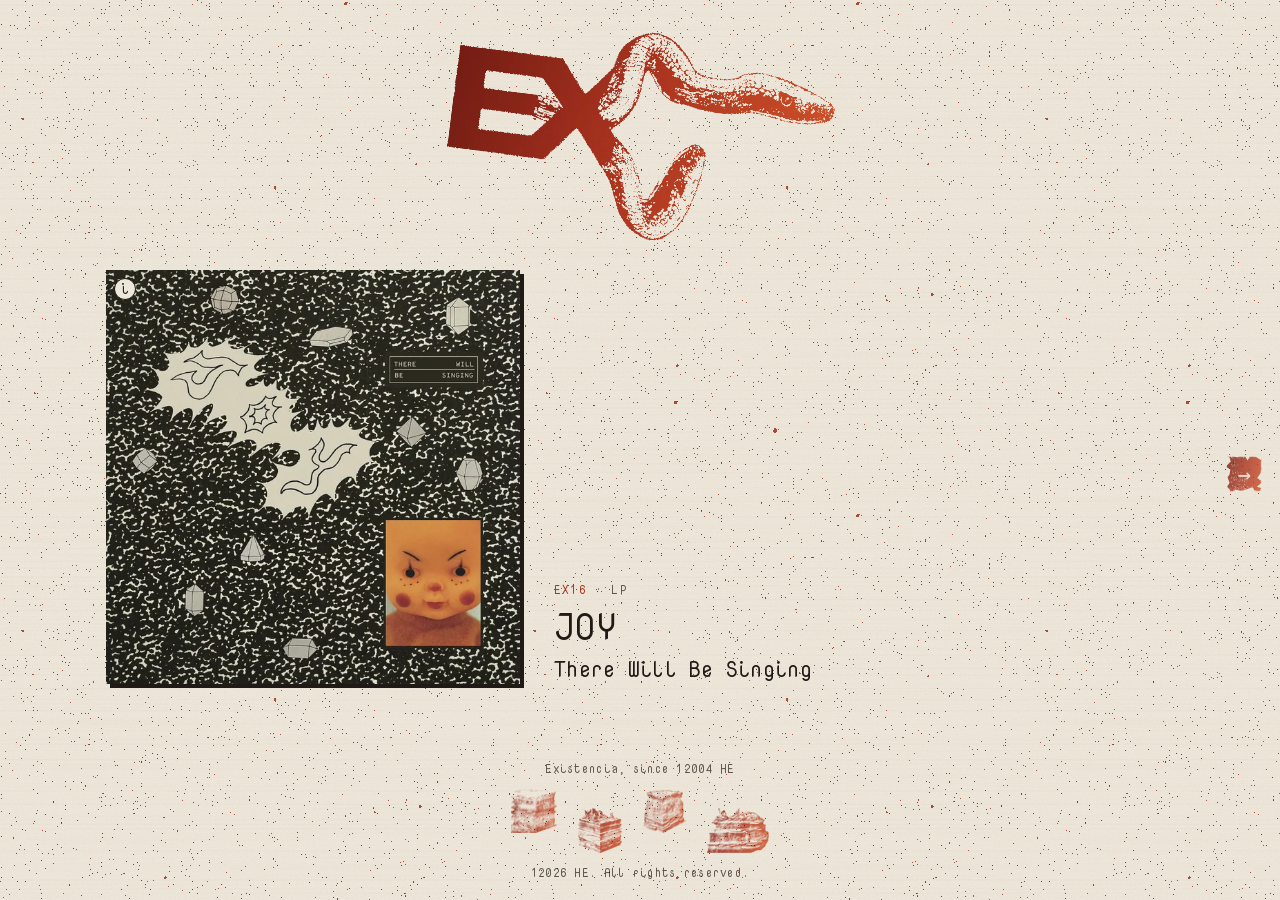
<file: index.html>
<!doctype html>
<html lang="en">
<head>
<meta charset="utf-8">
<meta name="viewport" content="width=device-width, initial-scale=1">
<title>Existencia · Independent record label since 2004</title>
<meta name="description" content="Existencia is an independent DIY record label from Santiago de Compostela, releasing hardcore, screamo and post-punk on vinyl since 2004: Joy, Enoch Ardon, Corea, Ulises Lima, Ciudad del Cabo, Loss Leader, Cuchillo de Fuego and more.">
<link rel="canonical" href="https://aexistencia.com/">
<meta name="robots" content="index, follow">
<meta name="theme-color" content="#ece7da">
<link rel="icon" href="favicon.ico" sizes="16x16 32x32 48x48">
<link rel="icon" type="image/png" sizes="32x32" href="media/favicon-32.png">
<link rel="icon" type="image/png" sizes="48x48" href="media/favicon-48.png">
<link rel="manifest" href="site.webmanifest">
<link rel="apple-touch-icon" href="media/apple-touch-icon.png">
<meta property="og:type" content="website">
<meta property="og:site_name" content="Existencia">
<meta property="og:title" content="Existencia · Independent record label since 2004">
<meta property="og:description" content="Existencia is an independent DIY record label from Santiago de Compostela, releasing hardcore, screamo and post-punk on vinyl since 2004: Joy, Enoch Ardon, Corea, Ulises Lima, Ciudad del Cabo, Loss Leader, Cuchillo de Fuego and more.">
<meta property="og:url" content="https://aexistencia.com/">
<meta property="og:image" content="https://aexistencia.com/media/og-image.jpg">
<meta property="og:image:width" content="1200">
<meta property="og:image:height" content="630">
<meta property="og:image:alt" content="Existencia logo: EX with a serpent">
<meta property="og:locale" content="en_GB">
<meta name="twitter:card" content="summary_large_image">
<meta name="twitter:title" content="Existencia · Independent record label since 2004">
<meta name="twitter:description" content="Existencia is an independent DIY record label from Santiago de Compostela, releasing hardcore, screamo and post-punk on vinyl since 2004: Joy, Enoch Ardon, Corea, Ulises Lima, Ciudad del Cabo, Loss Leader, Cuchillo de Fuego and more.">
<meta name="twitter:image" content="https://aexistencia.com/media/og-image.jpg">
<script type="application/ld+json">
{
 "@context": "https://schema.org",
 "@graph": [
  {
   "@type": "Organization",
   "@id": "https://aexistencia.com/#label",
   "name": "Existencia",
   "alternateName": "Existencia Records",
   "url": "https://aexistencia.com/",
   "logo": "https://aexistencia.com/media/apple-touch-icon.png",
   "image": "https://aexistencia.com/media/og-image.jpg",
   "foundingDate": "2004",
   "foundingLocation": {
    "@type": "Place",
    "name": "Santiago de Compostela, Galicia, Spain"
   },
   "description": "Existencia is an independent DIY record label from Santiago de Compostela, releasing hardcore, screamo and post-punk on vinyl since 2004: Joy, Enoch Ardon, Corea, Ulises Lima, Ciudad del Cabo, Loss Leader, Cuchillo de Fuego and more.",
   "sameAs": [
    "https://www.discogs.com/label/129948-Existencia",
    "https://existencia.bandcamp.com/"
   ]
  },
  {
   "@type": "WebSite",
   "@id": "https://aexistencia.com/#website",
   "url": "https://aexistencia.com/",
   "name": "Existencia",
   "publisher": {
    "@id": "https://aexistencia.com/#label"
   },
   "inLanguage": "en"
  },
  {
   "@type": "ItemList",
   "name": "Existencia catalogue",
   "numberOfItems": 16,
   "itemListElement": [
    {
     "@type": "ListItem",
     "position": 1,
     "item": {
      "@type": "MusicAlbum",
      "name": "There Will Be Singing",
      "byArtist": {
       "@type": "MusicGroup",
       "name": "Joy"
      },
      "catalogNumber": "EX16",
      "musicReleaseFormat": "https://schema.org/VinylFormat",
      "recordLabel": {
       "@id": "https://aexistencia.com/#label"
      }
     }
    },
    {
     "@type": "ListItem",
     "position": 2,
     "item": {
      "@type": "MusicAlbum",
      "name": "Loss Leader",
      "byArtist": {
       "@type": "MusicGroup",
       "name": "Loss Leader"
      },
      "catalogNumber": "EX15",
      "musicReleaseFormat": "https://schema.org/VinylFormat",
      "recordLabel": {
       "@id": "https://aexistencia.com/#label"
      }
     }
    },
    {
     "@type": "ListItem",
     "position": 3,
     "item": {
      "@type": "MusicAlbum",
      "name": "Triple España",
      "byArtist": {
       "@type": "MusicGroup",
       "name": "Cuchillo de Fuego"
      },
      "catalogNumber": "EX14",
      "musicReleaseFormat": "https://schema.org/VinylFormat",
      "recordLabel": {
       "@id": "https://aexistencia.com/#label"
      }
     }
    },
    {
     "@type": "ListItem",
     "position": 4,
     "item": {
      "@type": "MusicAlbum",
      "name": "Dedos Rotos",
      "byArtist": {
       "@type": "MusicGroup",
       "name": "Enoch Ardon"
      },
      "catalogNumber": "EX13",
      "musicReleaseFormat": "https://schema.org/VinylFormat",
      "recordLabel": {
       "@id": "https://aexistencia.com/#label"
      }
     }
    },
    {
     "@type": "ListItem",
     "position": 5,
     "item": {
      "@type": "MusicAlbum",
      "name": "Split",
      "byArtist": {
       "@type": "MusicGroup",
       "name": "Ulises Lima / Shonen Bat"
      },
      "catalogNumber": "EX12",
      "musicReleaseFormat": "https://schema.org/VinylFormat",
      "recordLabel": {
       "@id": "https://aexistencia.com/#label"
      }
     }
    },
    {
     "@type": "ListItem",
     "position": 6,
     "item": {
      "@type": "MusicAlbum",
      "name": "Ulises Lima",
      "byArtist": {
       "@type": "MusicGroup",
       "name": "Ulises Lima"
      },
      "catalogNumber": "EX11",
      "musicReleaseFormat": "https://schema.org/VinylFormat",
      "recordLabel": {
       "@id": "https://aexistencia.com/#label"
      }
     }
    },
    {
     "@type": "ListItem",
     "position": 7,
     "item": {
      "@type": "MusicAlbum",
      "name": "Split",
      "byArtist": {
       "@type": "MusicGroup",
       "name": "Ciudad del Cabo / Theraps"
      },
      "catalogNumber": "EX10",
      "musicReleaseFormat": "https://schema.org/VinylFormat",
      "recordLabel": {
       "@id": "https://aexistencia.com/#label"
      }
     }
    },
    {
     "@type": "ListItem",
     "position": 8,
     "item": {
      "@type": "MusicAlbum",
      "name": "Ciudad del Cabo",
      "byArtist": {
       "@type": "MusicGroup",
       "name": "Ciudad del Cabo"
      },
      "catalogNumber": "EX09",
      "musicReleaseFormat": "https://schema.org/VinylFormat",
      "recordLabel": {
       "@id": "https://aexistencia.com/#label"
      }
     }
    },
    {
     "@type": "ListItem",
     "position": 9,
     "item": {
      "@type": "MusicAlbum",
      "name": "Split",
      "byArtist": {
       "@type": "MusicGroup",
       "name": "Adorno / Syn*Error"
      },
      "catalogNumber": "EX08",
      "musicReleaseFormat": "https://schema.org/VinylFormat",
      "recordLabel": {
       "@id": "https://aexistencia.com/#label"
      }
     }
    },
    {
     "@type": "ListItem",
     "position": 10,
     "item": {
      "@type": "MusicAlbum",
      "name": "Split",
      "byArtist": {
       "@type": "MusicGroup",
       "name": "Adorno / End of a Year a.k.a. Comforter"
      },
      "catalogNumber": "EX07",
      "musicReleaseFormat": "https://schema.org/VinylFormat",
      "recordLabel": {
       "@id": "https://aexistencia.com/#label"
      }
     }
    },
    {
     "@type": "ListItem",
     "position": 11,
     "item": {
      "@type": "MusicAlbum",
      "name": "Enoch Ardon",
      "byArtist": {
       "@type": "MusicGroup",
       "name": "Enoch Ardon"
      },
      "catalogNumber": "EX06",
      "musicReleaseFormat": "https://schema.org/VinylFormat",
      "recordLabel": {
       "@id": "https://aexistencia.com/#label"
      }
     }
    },
    {
     "@type": "ListItem",
     "position": 12,
     "item": {
      "@type": "MusicAlbum",
      "name": "Quien encuentra a la madre conoce a los hijos",
      "byArtist": {
       "@type": "MusicGroup",
       "name": "Corea"
      },
      "catalogNumber": "EX05",
      "musicReleaseFormat": "https://schema.org/VinylFormat",
      "recordLabel": {
       "@id": "https://aexistencia.com/#label"
      }
     }
    },
    {
     "@type": "ListItem",
     "position": 13,
     "item": {
      "@type": "MusicAlbum",
      "name": "Enoch Ardon",
      "byArtist": {
       "@type": "MusicGroup",
       "name": "Enoch Ardon"
      },
      "catalogNumber": "EX04",
      "musicReleaseFormat": "https://schema.org/VinylFormat",
      "recordLabel": {
       "@id": "https://aexistencia.com/#label"
      }
     }
    },
    {
     "@type": "ListItem",
     "position": 14,
     "item": {
      "@type": "MusicAlbum",
      "name": "Formas de vida que se precipitan hacia su destrucción",
      "byArtist": {
       "@type": "MusicGroup",
       "name": "Hongo"
      },
      "catalogNumber": "EX03",
      "musicReleaseFormat": "https://schema.org/VinylFormat",
      "recordLabel": {
       "@id": "https://aexistencia.com/#label"
      }
     }
    },
    {
     "@type": "ListItem",
     "position": 15,
     "item": {
      "@type": "MusicAlbum",
      "name": "Metrakids",
      "byArtist": {
       "@type": "MusicGroup",
       "name": "Anevilforeachman"
      },
      "catalogNumber": "EX02",
      "musicReleaseFormat": "https://schema.org/VinylFormat",
      "recordLabel": {
       "@id": "https://aexistencia.com/#label"
      }
     }
    },
    {
     "@type": "ListItem",
     "position": 16,
     "item": {
      "@type": "MusicAlbum",
      "name": "Los peores 7 km de mi vida",
      "byArtist": {
       "@type": "MusicGroup",
       "name": "Corea"
      },
      "catalogNumber": "EX01",
      "musicReleaseFormat": "https://schema.org/CDFormat",
      "recordLabel": {
       "@id": "https://aexistencia.com/#label"
      }
     }
    }
   ]
  }
 ]
}
</script>
<link rel="preload" as="font" type="font/woff2" href="media/fonts/nova-mono-latin.woff2" crossorigin>
<style>
  @layer reset, base, components;
  @font-face {
    font-family: "Nova Mono";
    font-style: normal;
    font-weight: 400;
    font-display: swap;
    src: url(media/fonts/nova-mono-latin-ext.woff2) format("woff2");
    unicode-range: U+0100-02BA, U+02BD-02C5, U+02C7-02CC, U+02CE-02D7, U+02DD-02FF, U+0304, U+0308, U+0329, U+1D00-1DBF, U+1E00-1E9F, U+1EF2-1EFF, U+2020, U+20A0-20AB, U+20AD-20C4, U+2113, U+2C60-2C7F, U+A720-A7FF;
  }
  @font-face {
    font-family: "Nova Mono";
    font-style: normal;
    font-weight: 400;
    font-display: swap;
    src: url(media/fonts/nova-mono-latin.woff2) format("woff2");
    unicode-range: U+0000-00FF, U+0131, U+0152-0153, U+02BB-02BC, U+02C6, U+02DA, U+02DC, U+0304, U+0308, U+0329, U+2000-206F, U+20AC, U+2122, U+2191, U+2193, U+2212, U+2215, U+FEFF, U+FFFD;
  }
  :root {
    color-scheme: light;
    --paper: #ece7da;
    --ink: #1f1a16;
    --muted: #5a554c;
    --rust-dark: #6e1a12;
    --rust: #a8321f;
    --font: "Nova Mono", ui-monospace, "SF Mono", Menlo, Consolas, monospace;
    --fs-1: 12px;
    --fs-2: 14px;
    --fs-3: 22px;
    --fs-4: 36px;
    --lh: 1.618;
    --track-label: .1em;
    --s-1: 5px;
    --s-2: 8px;
    --s-3: 13px;
    --s-4: 21px;
    --s-5: 34px;
    --gutter: 16px;
    --rule: 2px solid var(--rust);
    --shadow-hard: 4px 4px 0 var(--ink);
    --ease-out: cubic-bezier(.2, .8, .2, 1);
    --t-fast: .2s;
    --t-slow: .45s;
    --z-grit: 1;
    --z-media: 2;
    --z-text: 3;
    --z-head: 4;
    --logo-ratio: calc(1800 / 996);
  }
  @layer reset {
    *, *::before, *::after { box-sizing: border-box; }
    body, h1, h2, h3, p, dl, dd { margin: 0; }
    [hidden] { display: none !important; }
    img, svg { display: block; }
    img { max-width: 100%; height: auto; }
    button { font: inherit; color: inherit; }
  }
  @layer base {
    html { overflow-x: clip; }
    body {
      position: relative;
      min-height: 100vh;
      background: var(--paper);
      color: var(--ink);
      font: var(--fs-2) / var(--lh) var(--font);
      letter-spacing: .02em;
    }
    body::before {
      content: "";
      position: absolute;
      inset: 0;
      z-index: var(--z-grit);
      background: url(media/paper-dirt.svg) 0 0 / 512px 512px;
      mix-blend-mode: multiply;
      pointer-events: none;
    }
    a {
      color: inherit;
      text-decoration: none;
      background: linear-gradient(var(--rust), var(--rust)) 0 100% / 0 2px no-repeat;
      padding-bottom: 1px;
      transition: background-size .25s, color var(--t-fast);
    }
    a:is(:hover, :focus-visible) { background-size: 100% 2px; }
    :focus-visible { outline: 2px solid var(--rust); outline-offset: 3px; }
    :focus:not(:focus-visible) { outline: none; }
    img { -webkit-user-drag: none; user-select: none; -webkit-touch-callout: none; }
    @media (max-width: 600px) {
      body::before { opacity: .7; }
    }
    @media (prefers-reduced-motion: reduce) {
      *, *::before, *::after { transition-duration: .01ms !important; }
    }
  }
  @layer components {
    main {
      max-width: 1100px;
      min-height: 100vh;
      min-height: 100svh;
      margin: 0 auto;
      padding: 3svh var(--gutter) 2svh;
      display: flex;
      flex-direction: column;
    }
    main:has(#bands:not([hidden])) { height: 100vh; height: 100svh; }
    .masthead {
      --logo-w: min(100vw - 2 * var(--gutter), 900px, 24svh * var(--logo-ratio));
      position: relative;
      z-index: var(--z-head);
      display: grid;
      place-items: center;
    }
    .logo {
      position: relative;
      z-index: 1;
      width: var(--logo-w);
      margin: 0 auto;
      cursor: pointer;
      rotate: 7deg;
      transition: rotate var(--t-slow) var(--ease-out), scale var(--t-slow) var(--ease-out);
    }
    .logo img { width: 100%; transition: scale var(--t-slow) var(--ease-out); }
    .menu-side {
      position: absolute;
      top: 50%;
      left: 50%;
      display: flex;
      gap: var(--s-5);
      opacity: 0;
      translate: -50% -50%;
      transition: translate var(--t-slow) var(--ease-out), opacity .3s;
      pointer-events: none;
    }
    .menu-link {
      font-size: var(--fs-3);
      line-height: 1.3;
      text-transform: uppercase;
      letter-spacing: .12em;
      white-space: nowrap;
      cursor: pointer;
    }
    .menu-link[aria-current="page"] { color: var(--rust); }
    .masthead:is(:hover, :focus-within, .open) .logo { rotate: 6deg; scale: .92; }
    .masthead:is(:hover, :focus-within, .open) .logo img { scale: var(--logo-s, 1); }
    .masthead:is(:hover, :focus-within, .open) .menu-side { opacity: 1; pointer-events: auto; }
    .masthead:is(:hover, :focus-within, .open) .menu-left {
      translate: calc(-100% - var(--logo-w) * var(--logo-s, 1) / 2 - var(--s-4)) -50%;
    }
    .masthead:is(:hover, :focus-within, .open) .menu-right {
      translate: calc(var(--logo-w) * var(--logo-s, 1) / 2 + var(--s-4)) -50%;
    }
    @media (max-width: 600px) {
      .masthead { --logo-w: min(100vw - 2 * var(--gutter), 17svh * var(--logo-ratio)); }
      .menu-right { flex-direction: column; gap: var(--s-1); }
      .menu-link { font-size: var(--fs-2); }
    }
    @media (max-width: 600px) and (max-height: 700px) {
      .masthead { --logo-w: min(100vw - 2 * var(--gutter), 13svh * var(--logo-ratio)); }
    }
    .records {
      position: relative;
      margin: 3svh calc(50% - 50vw) 0;
    }
    .records-track {
      display: flex;
      overflow-x: auto;
      overscroll-behavior-x: contain;
      scroll-snap-type: x mandatory;
      scrollbar-width: none;
      outline-offset: -4px;
    }
    .records-track::-webkit-scrollbar { display: none; }
    .record {
      flex: 0 0 100%;
      display: grid;
      grid-template-columns: minmax(0, 1fr);
      align-items: end;
      gap: var(--s-4);
      padding: 0 max(64px, calc((100% - 1100px) / 2 + var(--gutter))) var(--s-5);
      overflow: clip;
      scroll-snap-align: start;
      scroll-snap-stop: always;
    }
    .record-media {
      position: relative;
      z-index: var(--z-media);
      width: min(100%, 36svh);
      cursor: help;
      outline-offset: 4px;
      will-change: transform;
    }
    .record-text {
      position: relative;
      z-index: var(--z-text);
      will-change: transform, opacity;
    }
    .record-media img { width: 100%; box-shadow: var(--shadow-hard); }
    .record-media .back {
      position: absolute;
      inset: 0;
      opacity: 0;
      transition: opacity .35s;
    }
    .record-media .back img { box-shadow: none; }
    .record-media::after {
      content: "i";
      position: absolute;
      top: var(--s-2);
      left: var(--s-2);
      z-index: 1;
      width: 22px;
      height: 22px;
      display: grid;
      place-items: center;
      border: 1px solid var(--ink);
      border-radius: 50%;
      background: var(--paper);
      font-size: var(--fs-2);
      line-height: 1;
      transition: opacity var(--t-fast);
    }
    .record-info {
      position: absolute;
      top: 0;
      left: calc(100% + var(--s-4));
      width: min(470px, 42vw);
      display: grid;
      grid-template-columns: 9.5em minmax(0, 1fr);
      gap: var(--s-1) var(--s-3);
      padding: var(--s-3);
      border-left: var(--rule);
      font-size: var(--fs-1);
      line-height: var(--lh);
      opacity: 0;
      translate: -6px 0;
      transition: opacity var(--t-fast), translate var(--t-fast);
      pointer-events: none;
    }
    .record-info::before { content: ""; position: absolute; inset-block: 0; right: 100%; width: 23px; }
    .record-info dt,
    .record-info .sold-out { text-transform: uppercase; letter-spacing: var(--track-label); }
    .record-info dt { color: var(--muted); }
    .record-info .sold-out { color: var(--rust); }
    .record-media:is(:hover, :focus-within, .open) .back { opacity: 1; }
    .record-media:is(:hover, :focus-within, .open)::after { opacity: 0; }
    .record-media:is(:hover, :focus-within, .open) .record-info { opacity: 1; translate: none; pointer-events: auto; }
    .cat {
      margin-bottom: var(--s-2);
      color: var(--rust);
      font-size: var(--fs-1);
      letter-spacing: var(--track-label);
    }
    .cat .fmt { color: var(--muted); }
    .record h2 {
      margin-bottom: var(--s-2);
      font-size: clamp(var(--fs-3), 4vw, var(--fs-4));
      font-weight: 400;
      line-height: 1.1;
      text-transform: uppercase;
      letter-spacing: .04em;
    }
    .record .sub { font-size: var(--fs-3); line-height: 1.3; }
    .records-arrow {
      position: absolute;
      top: calc(50% - 20px);
      z-index: var(--z-text);
      isolation: isolate;
      width: 40px;
      height: 40px;
      border: 0;
      background: none;
      color: var(--paper);
      font-size: var(--fs-3);
      cursor: pointer;
      opacity: .8;
      translate: 0 -50%;
      transition: opacity var(--t-fast);
    }
    .records-arrow:disabled { visibility: hidden; }
    .records-prev { left: var(--gutter); }
    .records-next { right: var(--gutter); }
    .records-arrow::before {
      content: "";
      position: absolute;
      inset: 0;
      z-index: -1;
      background: url(media/arrow-bg-xerox.webp) center / 100% 100% no-repeat;
      clip-path: polygon(0 18%, 10% 8%, 19% 8%, 32% 7%, 40% 17%, 48% 7%, 57% 17%, 72% 2%, 81% 1%, 88% 10%, 85% 1%, 83% 12%, 84% 19%, 93% 29%, 85% 41%, 95% 50%, 90% 59%, 87% 72%, 90% 78%, 83% 91%, 100% 93%, 92% 89%, 80% 92%, 69% 95%, 59% 98%, 49% 90%, 43% 96%, 32% 86%, 17% 98%, 7% 97%, 2% 98%, 18% 91%, 8% 80%, 11% 72%, 0 63%, 7% 51%, 2% 42%, 1% 31%, 4% 23%, 10% 8%);
    }
    .records-next::before {
      clip-path: polygon(0 2%, 13% 0, 19% 3%, 33% 9%, 42% 1%, 50% 1%, 59% 16%, 68% 0, 79% 7%, 92% 15%, 99% 0, 97% 11%, 95% 21%, 94% 29%, 96% 38%, 90% 50%, 83% 60%, 97% 70%, 82% 82%, 99% 87%, 97% 82%, 90% 94%, 79% 95%, 71% 83%, 63% 86%, 48% 91%, 41% 92%, 28% 89%, 22% 100%, 12% 96%, 9% 100%, 16% 91%, 8% 82%, 14% 72%, 9% 58%, 14% 51%, 16% 38%, 4% 32%, 17% 19%, 14% 9%);
    }
    .records-arrow span { display: inline-block; transition: scale var(--t-fast) var(--ease-out); }
    .records-arrow:is(:hover, :focus-visible, .pressed) { opacity: 1; }
    .records-arrow:is(:hover, :focus-visible, .pressed) span { scale: 1.35; }
    @media (min-width: 720px) {
      .record { grid-template-columns: auto minmax(0, 1fr); gap: var(--s-5); }
      .record-media { width: min(560px, 46svh, 50vw); }
    }
    @media (min-width: 720px) and (max-width: 1100px) {
      .record-text { transition: opacity var(--t-fast); }
      .record:has(.record-media:is(:hover, :focus-within, .open)) .record-text { opacity: 0 !important; }
    }
    @media (max-width: 719px) {
      .record-info {
        inset: auto var(--s-2) var(--s-2);
        width: auto;
        max-height: calc(100% - 2 * var(--s-2));
        grid-template-columns: minmax(0, 1fr);
        gap: 0;
        overflow-y: auto;
        overscroll-behavior: contain;
        background: var(--paper);
        translate: 0 6px;
      }
      .record-info dd { margin-bottom: var(--s-1); }
    }
    @media (max-width: 600px) {
      .record { padding-inline: var(--gutter); padding-bottom: 52px; }
      .records-arrow { top: auto; bottom: 0; translate: none; }
    }
    @media (max-width: 600px) and (max-height: 700px) {
      .record-media { width: min(100%, 24svh); }
    }
    .bands {
      position: relative;
      z-index: var(--z-media);
      flex: 1;
      min-height: 0;
      margin: 2svh calc(50% - 50vw) 0;
    }
    .graph { position: absolute; inset: 0; width: 100%; height: 100%; touch-action: none; }
    .graph .link { stroke: var(--ink); stroke-opacity: .28; }
    .graph .link.related { stroke-dasharray: 4 4; }
    .graph .node { cursor: pointer; outline: none; }
    .graph .node circle { fill: var(--muted); stroke: var(--paper); stroke-width: 2; }
    .graph .label-band circle { fill: var(--rust); }
    .graph .node:focus-visible circle { stroke: var(--rust); stroke-width: 3; }
    .graph text {
      font: var(--fs-1) var(--font);
      fill: var(--ink);
      stroke: var(--paper);
      stroke-width: 5px;
      stroke-linejoin: round;
      paint-order: stroke;
      pointer-events: none;
    }
    .graph .label-band text { font-size: var(--fs-2); text-transform: uppercase; letter-spacing: .06em; }
    .graph .band text { opacity: 0; transition: opacity var(--t-fast); }
    .graph.focus :is(.node, .link) { opacity: .15; transition: opacity var(--t-fast); }
    .graph.focus :is(.node, .link).on { opacity: 1; }
    .graph.focus .link.on { stroke: var(--rust); stroke-opacity: .8; }
    .graph.focus .band.on text { opacity: 1; }
    .graph-legend {
      position: absolute;
      top: 48px;
      right: var(--gutter);
      display: flex;
      gap: var(--s-4);
      color: var(--muted);
      font-size: var(--fs-1);
      writing-mode: vertical-rl;
      pointer-events: none;
    }
    .graph-legend span::before {
      content: "";
      display: inline-block;
      inline-size: 10px;
      block-size: 10px;
      margin-inline-end: var(--s-1);
      border-radius: 50%;
      vertical-align: middle;
    }
    .graph-legend .lg-label::before { background: var(--rust); }
    .graph-legend .lg-band::before { background: var(--muted); }
    .graph-legend .lg-person::before { inline-size: 18px; block-size: 2px; border-radius: 0; background: var(--ink); opacity: .5; }
    .graph-tip {
      position: absolute;
      top: 0;
      left: var(--gutter);
      width: min(420px, 60vw);
      max-height: calc(100% - var(--s-2));
      overflow: hidden;
      padding: var(--s-3);
      border-left: var(--rule);
      font-size: var(--fs-1);
      line-height: var(--lh);
      pointer-events: none;
    }
    .graph-tip:empty { display: none; }
    .graph-tip h3 {
      margin-bottom: 2px;
      font-size: var(--fs-3);
      font-weight: 400;
      line-height: 1.2;
      text-transform: uppercase;
      letter-spacing: .04em;
    }
    .graph-tip .tip-cat { margin-bottom: var(--s-2); color: var(--rust); letter-spacing: var(--track-label); }
    .graph-tip :is(dl, .tip-head) {
      display: grid;
      grid-template-columns: minmax(9em, 13em) minmax(0, 1fr);
      gap: var(--s-1) var(--s-3);
    }
    .graph-tip .tip-head { margin-bottom: var(--s-1); color: var(--muted); text-transform: uppercase; letter-spacing: var(--track-label); }
    .graph-tip :is(dd, .via) { color: var(--muted); }
    @media (max-width: 600px) {
      .graph { height: calc(100% - 28px); }
      .graph-legend { inset: auto auto 4px var(--gutter); gap: var(--s-2); writing-mode: horizontal-tb; }
    }
    .contact {
      position: relative;
      z-index: var(--z-media);
      flex: 1;
      display: grid;
      place-content: center;
      padding: var(--s-5) 0;
    }
    .contact dl {
      display: grid;
      grid-template-columns: minmax(0, 13em) auto;
      align-items: center;
      gap: var(--s-4) var(--s-5);
      padding-left: var(--s-4);
      border-left: var(--rule);
    }
    .contact dt { color: var(--muted); line-height: 1.4; text-transform: uppercase; letter-spacing: var(--track-label); }
    .contact dd { font-size: var(--fs-3); line-height: 1.3; }
    .contact dd a { display: inline-flex; align-items: center; gap: .5em; }
    .mark {
      flex: none;
      width: 2.4em;
      height: 2em;
      background: url(media/arrow-bg-xerox.webp) center / cover no-repeat;
    }
    .mark-ex { background: url(media/2026-ex-logo-xerox-600.webp) center / 2.4em auto no-repeat; }
    .mark-bandcamp { clip-path: polygon(0 76%, 30% 24%, 100% 24%, 70% 76%); }
    .mark-discogs { -webkit-mask: url(media/discogs-mark.svg) center / 1.5em no-repeat; mask: url(media/discogs-mark.svg) center / 1.5em no-repeat; }
    .mark-ladv { -webkit-mask: url(media/ladv-logo.svg) center / 1.75em no-repeat; mask: url(media/ladv-logo.svg) center / 1.75em no-repeat; }
    @media (min-width: 601px) and (max-height: 800px) {
      .contact { padding-block: var(--s-3); }
      .contact dl { row-gap: var(--s-3); }
    }
    @media (max-width: 600px) {
      .contact dl { grid-template-columns: auto; gap: var(--s-1); padding-left: var(--s-3); }
      .contact dt { font-size: var(--fs-1); }
      .contact dd { margin-bottom: var(--s-3); font-size: var(--fs-2); }
    }
    footer {
      position: relative;
      margin-top: auto;
      padding: 1.5svh var(--gutter) 0;
      display: flex;
      flex-direction: column;
      align-items: center;
      gap: 2px;
      color: var(--muted);
      font-size: var(--fs-1);
      text-align: center;
    }
    footer > * { position: relative; }
    footer > :first-child { z-index: var(--z-text); }
    .footer-strata {
      height: 64px;
      margin-block: var(--s-2);
      display: flex;
      gap: var(--s-4);
      opacity: .85;
      pointer-events: none;
    }
    .footer-strata img { width: auto; height: 70%; }
    .footer-strata img:nth-child(odd) { align-self: flex-start; }
    .footer-strata img:nth-child(even) { align-self: flex-end; }
    @media (min-width: 601px) and (max-height: 760px) {
      footer { padding-top: 1svh; }
      .footer-strata { height: 54px; }
    }
    @media (max-width: 600px) {
      .footer-strata { height: 36px; margin-block: var(--s-1); gap: var(--s-3); }
    }
    .he { white-space: nowrap; cursor: help; }
    .he time {
      background: linear-gradient(var(--rust), var(--rust)) 0 100% / 0 2px no-repeat;
      padding-bottom: 1px;
      transition: background-size .25s;
    }
    .he:is(:hover, :focus-visible) time { background-size: 100% 2px; }
    .he-tip {
      position: absolute;
      bottom: calc(100% + var(--s-2));
      left: 50%;
      width: max-content;
      max-width: min(300px, 100vw - 2 * var(--gutter));
      padding: var(--s-2) var(--s-3);
      background: linear-gradient(105deg, var(--rust-dark), var(--rust));
      box-shadow: var(--shadow-hard);
      color: var(--paper);
      font-size: var(--fs-1);
      line-height: var(--lh);
      text-align: left;
      white-space: normal;
      opacity: 0;
      translate: -50% 4px;
      transition: opacity .15s, translate .15s;
      pointer-events: none;
    }
    .he-tip strong { display: block; margin-bottom: var(--s-1); font-size: var(--fs-2); font-weight: 400; }
    .he:is(:hover, :focus-visible, .open) .he-tip { opacity: 1; translate: -50% 0; }
  }
</style>
</head>
<body>
<main>
  <header class="masthead">
    <nav aria-label="Sections">
      <span class="menu-side menu-left">
        <a href="#releases" class="menu-link" data-view="releases">Releases</a>
      </span>
      <span class="menu-side menu-right">
        <a href="#bands" class="menu-link" data-view="bands">Bands</a>
        <a href="#contact" class="menu-link" data-view="contact">Contact</a>
      </span>
    </nav>
    <h1 class="logo">
      <img src="media/2026-ex-logo-xerox.webp" srcset="media/2026-ex-logo-xerox-600.webp 600w, media/2026-ex-logo-xerox-1200.webp 1200w, media/2026-ex-logo-xerox.webp 1800w" sizes="(max-width: 600px) min(100vw - 32px, 31vh), min(900px, 44vh)" width="1800" height="996" alt="Existencia, independent record label">
    </h1>
  </header>

  <section class="records view" id="releases" aria-roledescription="carousel" aria-label="Releases">
    <div class="records-track" id="records-track" tabindex="0">
      <article class="record" aria-roledescription="slide" aria-label="1 of 16">
        <div class="record-media" tabindex="0" aria-describedby="info-ex16">
          <picture>
            <source type="image/webp"
                    srcset="media/covers/ex16-600.webp 600w, media/covers/ex16.webp 1200w"
                    sizes="(min-width: 720px) 46vh, 36vh">
            <img src="media/covers/ex16.jpg" width="1200" height="1200"
                 fetchpriority="high" alt="EX16 cover: Joy — There Will Be Singing">
          </picture>
          <picture class="back">
            <source type="image/webp" data-srcset="media/covers/ex16-back-600.webp 600w, media/covers/ex16-back.webp 1200w"
                    sizes="(min-width: 720px) 46vh, 36vh">
            <img data-src="media/covers/ex16-back.jpg" width="1200" height="1200" alt="">
          </picture>
          <dl class="record-info" id="info-ex16">
              <dt>Released</dt><dd>Forthcoming · 2026</dd>
              <dt>Pressing</dt><dd>300 copies: 150 black, 150 coloured vinyl. One-sided 12" with a screen-printed B-side.</dd>
              <dt>Co-released with</dt><dd><a href="https://discosfinu.bandcamp.com/" target="_blank" rel="noopener">Discos Finu</a><br>Inhumano Records<br><a href="https://pifiarecords.bandcamp.com/" target="_blank" rel="noopener">Pifia Records</a><br><a href="https://radixrecords.com/" target="_blank" rel="noopener">Radix Records</a><br><a href="https://www.saltamarges.cat/" target="_blank" rel="noopener">Saltamarges</a></dd>
          </dl>
        </div>
        <div class="record-text">
          <p class="cat">EX16 <span class="fmt">· LP</span></p>
          <h2><a href="https://joypunx.bandcamp.com/" target="_blank" rel="noopener">Joy</a></h2>
          <p class="sub">There Will Be Singing</p>
        </div>
      </article>
      <article class="record" aria-roledescription="slide" aria-label="2 of 16">
        <div class="record-media" tabindex="0" aria-describedby="info-ex15">
          <picture>
            <source type="image/webp" srcset="media/covers/ex15-600.webp 588w"
                    sizes="(min-width: 720px) 46vh, 36vh">
            <img src="media/covers/ex15.jpg" width="588" height="588"
                 loading="lazy" alt="EX15 cover: Loss Leader — Loss Leader">
          </picture>
          <picture class="back">
            <source type="image/webp" data-srcset="media/covers/ex15-back-600.webp 600w"
                    sizes="(min-width: 720px) 46vh, 36vh">
            <img data-src="media/covers/ex15-back.jpg" width="600" height="600" alt="">
          </picture>
          <dl class="record-info" id="info-ex15">
              <dt>Released</dt><dd>12 December 2018</dd>
              <dt>Pressing</dt><dd>330 copies, 12", 45 RPM.</dd>
              <dt>Co-released with</dt><dd><a href="https://discosfinu.bandcamp.com/" target="_blank" rel="noopener">Discos Finu</a><br>Discos Flora<br><a href="https://www.laagoniadevivir.com/" target="_blank" rel="noopener">La Agonía De Vivir</a><br><a href="https://pifiarecords.bandcamp.com/" target="_blank" rel="noopener">Pifia Records</a><br><a href="https://watersliderecords.com/" target="_blank" rel="noopener">Waterslide Records</a></dd>
          </dl>
        </div>
        <div class="record-text">
          <p class="cat">EX15 <span class="fmt">· 12&quot;</span></p>
          <h2><a href="https://lossleaderband.bandcamp.com/album/st" target="_blank" rel="noopener">Loss Leader</a></h2>
          <p class="sub">Loss Leader</p>
        </div>
      </article>
      <article class="record" aria-roledescription="slide" aria-label="3 of 16">
        <div class="record-media" tabindex="0" aria-describedby="info-ex14">
          <picture>
            <source type="image/webp" srcset="media/covers/ex14-600.webp 600w, media/covers/ex14.webp 1200w"
                    sizes="(min-width: 720px) 46vh, 36vh">
            <img src="media/covers/ex14.jpg" width="1200" height="1200"
                 loading="lazy" alt="EX14 cover: Cuchillo de Fuego — Triple España">
          </picture>
          <dl class="record-info" id="info-ex14">
              <dt>Released</dt><dd>2 October 2014</dd>
              <dt>Status</dt><dd class="sold-out">Sold out</dd>
              <dt>Pressing</dt><dd>320 copies, black vinyl. Recorded at Estudios Montealto, A Coruña; mastered by James Plotkin.</dd>
              <dt>Co-released with</dt><dd>Amawisca<br><a href="https://chingastelaconfianza.bandcamp.com/" target="_blank" rel="noopener">Chingaste La Confianza</a><br><a href="https://elmorrodealf.bandcamp.com/" target="_blank" rel="noopener">El Morro De Alf</a></dd>
          </dl>
        </div>
        <div class="record-text">
          <p class="cat">EX14 <span class="fmt">· LP</span></p>
          <h2><a href="https://cuchillodefuego.bandcamp.com/album/triple-espa-a" target="_blank" rel="noopener">Cuchillo de Fuego</a></h2>
          <p class="sub">Triple España</p>
        </div>
      </article>
      <article class="record" aria-roledescription="slide" aria-label="4 of 16">
        <div class="record-media" tabindex="0" aria-describedby="info-ex13">
          <picture>
            <source type="image/webp" srcset="media/covers/ex13-600.webp 600w, media/covers/ex13.webp 1200w"
                    sizes="(min-width: 720px) 46vh, 36vh">
            <img src="media/covers/ex13.jpg" width="1200" height="1200"
                 loading="lazy" alt="EX13 covers: Enoch Ardon — Dedos Rotos in its four sleeve colours (blue, pink, red, black)">
          </picture>
          <picture class="back">
            <source type="image/webp" data-srcset="media/covers/ex13-back-600.webp 600w, media/covers/ex13-back.webp 1200w"
                    sizes="(min-width: 720px) 46vh, 36vh">
            <img data-src="media/covers/ex13-back.jpg" width="1200" height="1200" alt="">
          </picture>
          <dl class="record-info" id="info-ex13">
              <dt>Released</dt><dd>15 March 2014</dd>
              <dt>Pressing</dt><dd>515 copies, 45 RPM, four sleeve colours: 206 pink, 105 red, 100 blue, 104 clear vinyl with black sleeve.</dd>
              <dt>Pressed by</dt><dd><a href="https://www.amei.se/" target="_blank" rel="noopener">Ameise</a>, Hamburg, Germany</dd>
              <dt>Matrix / runout</dt><dd>A: EX13A NUESTRO SINGLE ERA VUESTRO SPLIT<br>B: EX13B OUR SINGLE WAS YOUR SPLIT</dd>
              <dt>Co-released with</dt><dd>Discos Huelga<br><a href="https://www.laagoniadevivir.com/" target="_blank" rel="noopener">La Agonía De Vivir</a><br><a href="https://wearethedaughters.bandcamp.com/" target="_blank" rel="noopener">We Are The Daughters</a></dd>
          </dl>
        </div>
        <div class="record-text">
          <p class="cat">EX13 <span class="fmt">· 7&quot;</span></p>
          <h2><a href="https://enochardon.bandcamp.com/album/dedos-rotos-7-2" target="_blank" rel="noopener">Enoch Ardon</a></h2>
          <p class="sub">Dedos Rotos</p>
        </div>
      </article>
      <article class="record" aria-roledescription="slide" aria-label="5 of 16">
        <div class="record-media" tabindex="0" aria-describedby="info-ex12">
          <picture>
            <source type="image/webp" srcset="media/covers/ex12-600.webp 400w"
                    sizes="(min-width: 720px) 46vh, 36vh">
            <img src="media/covers/ex12.jpg" width="400" height="400"
                 loading="lazy" alt="EX12 cover: Ulises Lima / Shonen Bat — Split">
          </picture>
          <dl class="record-info" id="info-ex12">
              <dt>Released</dt><dd>2013</dd>
              <dt>Pressing</dt><dd>500 copies.</dd>
              <dt>Co-released with</dt><dd><a href="https://caleiah.bandcamp.com/" target="_blank" rel="noopener">Caleiah</a><br><a href="https://www.laagoniadevivir.com/" target="_blank" rel="noopener">La Agonía De Vivir</a><br><a href="https://otomorecs.blogspot.com/" target="_blank" rel="noopener">Otomo Recs</a><br><a href="https://wearethedaughters.bandcamp.com/" target="_blank" rel="noopener">We Are The Daughters</a><br>Zine And Not Heard</dd>
          </dl>
        </div>
        <div class="record-text">
          <p class="cat">EX12 <span class="fmt">· LP</span></p>
          <h2><a href="https://uliseslima.bandcamp.com/album/shonen-bat-split-2" target="_blank" rel="noopener">Ulises Lima</a> / <a href="https://shonenbat.bandcamp.com/album/ulises-lima-split" target="_blank" rel="noopener">Shonen Bat</a></h2>
          <p class="sub">Split</p>
        </div>
      </article>
      <article class="record" aria-roledescription="slide" aria-label="6 of 16">
        <div class="record-media" tabindex="0" aria-describedby="info-ex11">
          <picture>
            <source type="image/webp" srcset="media/covers/ex11-600.webp 600w, media/covers/ex11.webp 1107w"
                    sizes="(min-width: 720px) 46vh, 36vh">
            <img src="media/covers/ex11.jpg" width="1107" height="1107"
                 loading="lazy" alt="EX11 cover: Ulises Lima — Ulises Lima">
          </picture>
          <picture class="back">
            <source type="image/webp" data-srcset="media/covers/ex11-back-600.webp 600w, media/covers/ex11-back.webp 1101w"
                    sizes="(min-width: 720px) 46vh, 36vh">
            <img data-src="media/covers/ex11-back.jpg" width="1101" height="1101" alt="">
          </picture>
          <dl class="record-info" id="info-ex11">
              <dt>Released</dt><dd>2010</dd>
              <dt>Pressing</dt><dd>250 copies, 7", 33⅓ RPM.</dd>
              <dt>Pressed by</dt><dd><a href="https://www.amei.se/" target="_blank" rel="noopener">Ameise</a>, Hamburg, Germany</dd>
              <dt>Matrix / runout</dt><dd>A: EX 11 A Ulises Lima<br>B: EX 11 B A Thousand Words</dd>
          </dl>
        </div>
        <div class="record-text">
          <p class="cat">EX11 <span class="fmt">· 7&quot;</span></p>
          <h2><a href="https://uliseslima.bandcamp.com/album/7" target="_blank" rel="noopener">Ulises Lima</a></h2>
          <p class="sub">Ulises Lima</p>
        </div>
      </article>
      <article class="record" aria-roledescription="slide" aria-label="7 of 16">
        <div class="record-media" tabindex="0" aria-describedby="info-ex10">
          <picture>
            <source type="image/webp" srcset="media/covers/ex10-600.webp 600w, media/covers/ex10.webp 1200w"
                    sizes="(min-width: 720px) 46vh, 36vh">
            <img src="media/covers/ex10.jpg" width="1200" height="1200"
                 loading="lazy" alt="EX10 cover: Ciudad del Cabo / Theraps — Split">
          </picture>
          <picture class="back">
            <source type="image/webp" data-srcset="media/covers/ex10-back-600.webp 599w"
                    sizes="(min-width: 720px) 46vh, 36vh">
            <img data-src="media/covers/ex10-back.jpg" width="599" height="599" alt="">
          </picture>
          <dl class="record-info" id="info-ex10">
              <dt>Released</dt><dd>1 July 2009</dd>
              <dt>Pressing</dt><dd>500 copies, black vinyl, 33⅓ RPM.</dd>
              <dt>Pressed by</dt><dd><a href="https://www.amei.se/" target="_blank" rel="noopener">Ameise</a>, Hamburg, Germany</dd>
              <dt>Co-released with</dt><dd><a href="https://momentofcollapse.com/" target="_blank" rel="noopener">Moment Of Collapse Records</a></dd>
          </dl>
        </div>
        <div class="record-text">
          <p class="cat">EX10 <span class="fmt">· 7&quot;</span></p>
          <h2><a href="https://existencia.bandcamp.com/album/ciudad-del-cabo-s-t-7" target="_blank" rel="noopener">Ciudad del Cabo</a> / Theraps</h2>
          <p class="sub">Split</p>
        </div>
      </article>
      <article class="record" aria-roledescription="slide" aria-label="8 of 16">
        <div class="record-media" tabindex="0" aria-describedby="info-ex09">
          <picture>
            <source type="image/webp" srcset="media/covers/ex09-600.webp 598w"
                    sizes="(min-width: 720px) 46vh, 36vh">
            <img src="media/covers/ex09.jpg" width="598" height="598"
                 loading="lazy" alt="EX09 cover: Ciudad del Cabo — Ciudad del Cabo">
          </picture>
          <picture class="back">
            <source type="image/webp" data-srcset="media/covers/ex09-back-600.webp 596w"
                    sizes="(min-width: 720px) 46vh, 36vh">
            <img data-src="media/covers/ex09-back.jpg" width="596" height="596" alt="">
          </picture>
          <dl class="record-info" id="info-ex09">
              <dt>Released</dt><dd>23 February 2009</dd>
              <dt>Pressing</dt><dd>504 copies: 404 black, 88 clear and 11 smoke (clear and black mixed) vinyl, in a one-colour screen-printed cardboard sleeve. The colour versions were sold only through mail order.</dd>
              <dt>Pressed by</dt><dd><a href="https://www.amei.se/" target="_blank" rel="noopener">Ameise</a>, Hamburg, Germany</dd>
          </dl>
        </div>
        <div class="record-text">
          <p class="cat">EX09 <span class="fmt">· 7&quot;</span></p>
          <h2><a href="https://existencia.bandcamp.com/album/ciudad-del-cabo-s-t-7" target="_blank" rel="noopener">Ciudad del Cabo</a></h2>
          <p class="sub">Ciudad del Cabo</p>
        </div>
      </article>
      <article class="record" aria-roledescription="slide" aria-label="9 of 16">
        <div class="record-media" tabindex="0" aria-describedby="info-ex08">
          <picture>
            <source type="image/webp" srcset="media/covers/ex08-600.webp 596w"
                    sizes="(min-width: 720px) 46vh, 36vh">
            <img src="media/covers/ex08.jpg" width="596" height="596"
                 loading="lazy" alt="EX08 cover: Adorno / Syn*Error — Split">
          </picture>
          <picture class="back">
            <source type="image/webp" data-srcset="media/covers/ex08-back-600.webp 590w"
                    sizes="(min-width: 720px) 46vh, 36vh">
            <img data-src="media/covers/ex08-back.jpg" width="590" height="590" alt="">
          </picture>
          <dl class="record-info" id="info-ex08">
              <dt>Released</dt><dd>18 July 2008</dd>
              <dt>Status</dt><dd class="sold-out">Sold out</dd>
              <dt>Pressing</dt><dd>Limited to 750 copies, 33⅓ RPM.</dd>
              <dt>Pressed by</dt><dd>Pallas, Germany</dd>
              <dt>Matrix / runout</dt><dd>A: ud 024-A1 UNTERM DURCHSCHNITT 2008<br>B: ud 024-B1<br>Both: -17369-</dd>
              <dt>Co-released with</dt><dd><a href="https://brokensilence.de/" target="_blank" rel="noopener">Broken Silence</a><br><a href="https://www.facebook.com/kidsinmisery/" target="_blank" rel="noopener">Kids In Misery</a><br>Old Skool Kids<br>Unterm Durchschnitt</dd>
          </dl>
        </div>
        <div class="record-text">
          <p class="cat">EX08 <span class="fmt">· 7&quot;</span></p>
          <h2><a href="https://adornno.bandcamp.com/album/split-w-syn-error" target="_blank" rel="noopener">Adorno</a> / <a href="https://synerror.bandcamp.com/" target="_blank" rel="noopener">Syn*Error</a></h2>
          <p class="sub">Split</p>
        </div>
      </article>
      <article class="record" aria-roledescription="slide" aria-label="10 of 16">
        <div class="record-media" tabindex="0" aria-describedby="info-ex07">
          <picture>
            <source type="image/webp" srcset="media/covers/ex07-600.webp 600w"
                    sizes="(min-width: 720px) 46vh, 36vh">
            <img src="media/covers/ex07.jpg" width="600" height="600"
                 loading="lazy" alt="EX07 cover: Adorno / End of a Year a.k.a. Comforter — Split">
          </picture>
          <picture class="back">
            <source type="image/webp" data-srcset="media/covers/ex07-back-600.webp 600w"
                    sizes="(min-width: 720px) 46vh, 36vh">
            <img data-src="media/covers/ex07-back.jpg" width="600" height="600" alt="">
          </picture>
          <dl class="record-info" id="info-ex07">
              <dt>Released</dt><dd>31 May 2008</dd>
              <dt>Status</dt><dd class="sold-out">Sold out · 7 July 2011</dd>
              <dt>Pressing</dt><dd>Limited to 520 copies, 33⅓ RPM.</dd>
              <dt>Matrix / runout</dt><dd>A: EX-07 A<br>B: EX-07 B</dd>
              <dt>Co-released with</dt><dd>Pine Records</dd>
          </dl>
        </div>
        <div class="record-text">
          <p class="cat">EX07 <span class="fmt">· 7&quot;</span></p>
          <h2><a href="https://adornno.bandcamp.com/album/split-w-end-of-a-year" target="_blank" rel="noopener">Adorno</a> / <a href="https://selfdefensefamily.bandcamp.com/" target="_blank" rel="noopener">End of a Year a.k.a. Comforter</a></h2>
          <p class="sub">Split</p>
        </div>
      </article>
      <article class="record" aria-roledescription="slide" aria-label="11 of 16">
        <div class="record-media" tabindex="0" aria-describedby="info-ex06">
          <picture>
            <source type="image/webp" srcset="media/covers/ex06-600.webp 600w, media/covers/ex06.webp 1200w"
                    sizes="(min-width: 720px) 46vh, 36vh">
            <img src="media/covers/ex06.jpg" width="1200" height="1200"
                 loading="lazy" alt="EX06 cover: Enoch Ardon — Enoch Ardon">
          </picture>
          <picture class="back">
            <source type="image/webp" data-srcset="media/covers/ex06-back-600.webp 600w, media/covers/ex06-back.webp 1200w"
                    sizes="(min-width: 720px) 46vh, 36vh">
            <img data-src="media/covers/ex06-back.jpg" width="1200" height="1200" alt="">
          </picture>
          <dl class="record-info" id="info-ex06">
              <dt>Released</dt><dd>23 February 2007</dd>
              <dt>Pressing</dt><dd>525 copies on 140 g black vinyl, 45 RPM, with a full-colour 12"×12" insert.</dd>
              <dt>Pressed by</dt><dd><a href="https://www.gzmedia.com/" target="_blank" rel="noopener">GZ Media</a>, Czech Republic</dd>
              <dt>Matrix / runout</dt><dd>A: 69698M1/A P. A. E. S. POR AQUI<br>B: 69698M2/A P. A. E. S. POR ACA...</dd>
          </dl>
        </div>
        <div class="record-text">
          <p class="cat">EX06 <span class="fmt">· 12&quot;</span></p>
          <h2><a href="https://enochardon.bandcamp.com/album/s-t-12" target="_blank" rel="noopener">Enoch Ardon</a></h2>
          <p class="sub">Enoch Ardon</p>
        </div>
      </article>
      <article class="record" aria-roledescription="slide" aria-label="12 of 16">
        <div class="record-media" tabindex="0" aria-describedby="info-ex05">
          <picture>
            <source type="image/webp" srcset="media/covers/ex05-600.webp 600w, media/covers/ex05.webp 915w"
                    sizes="(min-width: 720px) 46vh, 36vh">
            <img src="media/covers/ex05.jpg" width="915" height="915"
                 loading="lazy" alt="EX05 cover: Corea — Quien encuentra a la madre conoce a los hijos">
          </picture>
          <picture class="back">
            <source type="image/webp" data-srcset="media/covers/ex05-back-600.webp 600w, media/covers/ex05-back.webp 915w"
                    sizes="(min-width: 720px) 46vh, 36vh">
            <img data-src="media/covers/ex05-back.jpg" width="915" height="915" alt="">
          </picture>
          <dl class="record-info" id="info-ex05">
              <dt>Released</dt><dd>29 December 2006</dd>
              <dt>Pressing</dt><dd>525 copies plus 5 test pressings, 45 RPM. With an insert and a printed photograph.</dd>
              <dt>Pressed by</dt><dd><a href="https://www.gzmedia.com/" target="_blank" rel="noopener">GZ Media</a>, Czech Republic</dd>
              <dt>Matrix / runout</dt><dd>A: 68875M1/A EL MACHO ALPHA ES UN CABRON<br>B: 68875M2/A SE VA DE FIESTA Y NO VIENE A ENSAYAR<br>C: 68875M3/A EL UNICORNIO DESCANSA EN PIE<br>D: 68875M4/A COREA, QUE HERMOSA ERES</dd>
          </dl>
        </div>
        <div class="record-text">
          <p class="cat">EX05 <span class="fmt">· 2xLP</span></p>
          <h2><a href="https://coreaband.bandcamp.com/album/quien-encuentra-a-la-madre-conoce-a-los-hijos" target="_blank" rel="noopener">Corea</a></h2>
          <p class="sub">Quien encuentra a la madre conoce a los hijos</p>
        </div>
      </article>
      <article class="record" aria-roledescription="slide" aria-label="13 of 16">
        <div class="record-media" tabindex="0" aria-describedby="info-ex04">
          <picture>
            <source type="image/webp" srcset="media/covers/ex04-600.webp 600w, media/covers/ex04.webp 1200w"
                    sizes="(min-width: 720px) 46vh, 36vh">
            <img src="media/covers/ex04.jpg" width="1200" height="1200"
                 loading="lazy" alt="EX04 cover: Enoch Ardon — Enoch Ardon">
          </picture>
          <picture class="back">
            <source type="image/webp" data-srcset="media/covers/ex04-back-600.webp 584w"
                    sizes="(min-width: 720px) 46vh, 36vh">
            <img data-src="media/covers/ex04-back.jpg" width="584" height="584" alt="">
          </picture>
          <dl class="record-info" id="info-ex04">
              <dt>Released</dt><dd>2006</dd>
              <dt>Status</dt><dd class="sold-out">Sold out · 10 June 2008</dd>
              <dt>Pressing</dt><dd>525 copies on clear green vinyl, silk-screened cover, insert in Spanish, English and Italian.</dd>
              <dt>Pressed by</dt><dd><a href="https://www.gzmedia.com/" target="_blank" rel="noopener">GZ Media</a>, Czech Republic, via Pirates Press</dd>
              <dt>Matrix / runout</dt><dd>A: 64719O1/A GRACIAS POR IRTE MELODY<br>B: 64719O2/A AHORA SUENA TODO BIEN</dd>
              <dt>Co-released with</dt><dd>Error! Records<br>Horror Vacui Theatre</dd>
          </dl>
        </div>
        <div class="record-text">
          <p class="cat">EX04 <span class="fmt">· 7&quot;</span></p>
          <h2><a href="https://enochardon.bandcamp.com/album/s-t-7" target="_blank" rel="noopener">Enoch Ardon</a></h2>
          <p class="sub">Enoch Ardon</p>
        </div>
      </article>
      <article class="record" aria-roledescription="slide" aria-label="14 of 16">
        <div class="record-media" tabindex="0" aria-describedby="info-ex03">
          <picture>
            <source type="image/webp" srcset="media/covers/ex03-600.webp 600w, media/covers/ex03.webp 1176w"
                    sizes="(min-width: 720px) 46vh, 36vh">
            <img src="media/covers/ex03.jpg" width="1176" height="1176"
                 loading="lazy" alt="EX03 cover: Hongo — Formas de vida que se precipitan hacia su destrucción">
          </picture>
          <picture class="back">
            <source type="image/webp" data-srcset="media/covers/ex03-back-600.webp 600w, media/covers/ex03-back.webp 1176w"
                    sizes="(min-width: 720px) 46vh, 36vh">
            <img data-src="media/covers/ex03-back.jpg" width="1176" height="1176" alt="">
          </picture>
          <dl class="record-info" id="info-ex03">
              <dt>Released</dt><dd>28 September 2007</dd>
              <dt>Pressing</dt><dd>525 copies plus 5 test pressings, double-sided lyric insert.</dd>
              <dt>Pressed by</dt><dd><a href="https://www.gzmedia.com/" target="_blank" rel="noopener">GZ Media</a>, Czech Republic</dd>
              <dt>Matrix / runout</dt><dd>A: 72880E1/A FORMAS DE VIDA<br>B: 72880E2/C HACIA SU DESTRUCCION</dd>
              <dt>Co-released with</dt><dd><a href="https://lahumanidadeslaplaga.bandcamp.com/" target="_blank" rel="noopener">La Humanidad Es La Plaga</a><br>Obituary Records<br>Undislessed Records</dd>
          </dl>
        </div>
        <div class="record-text">
          <p class="cat">EX03 <span class="fmt">· LP</span></p>
          <h2><a href="https://fungivoro.bandcamp.com/album/formas-de-vida-que-se-precipitan-hacia-su-destrucci-n" target="_blank" rel="noopener">Hongo</a></h2>
          <p class="sub">Formas de vida que se precipitan hacia su destrucción</p>
        </div>
      </article>
      <article class="record" aria-roledescription="slide" aria-label="15 of 16">
        <div class="record-media" tabindex="0" aria-describedby="info-ex02">
          <picture>
            <source type="image/webp" srcset="media/covers/ex02-600.webp 600w, media/covers/ex02.webp 1200w"
                    sizes="(min-width: 720px) 46vh, 36vh">
            <img src="media/covers/ex02.jpg" width="1200" height="1200"
                 loading="lazy" alt="EX02 cover: Anevilforeachman — Metrakids">
          </picture>
          <dl class="record-info" id="info-ex02">
              <dt>Released</dt><dd>April 2005</dd>
              <dt>Status</dt><dd class="sold-out">Sold out · 27 April 2007</dd>
              <dt>Pressing</dt><dd>510 copies on transparent yellow vinyl, plus 5 test pressings. 33⅓ RPM, one-colour labels, in a hard clear PVC sleeve printed in black.</dd>
              <dt>Manufactured by</dt><dd><a href="https://www.eldorado-media.com/" target="_blank" rel="noopener">Eldorado Media</a>, Germany</dd>
              <dt>Matrix / runout</dt><dd>A: NANDI ES EL MAS GRANDE<br>B: DANOS TU DINERO GUIRI</dd>
              <dt>Co-released with</dt><dd>Error! Records<br>Wild Zero</dd>
          </dl>
        </div>
        <div class="record-text">
          <p class="cat">EX02 <span class="fmt">· 7&quot;</span></p>
          <h2><a href="https://anevilforeachman.bandcamp.com/" target="_blank" rel="noopener">Anevilforeachman</a></h2>
          <p class="sub">Metrakids</p>
        </div>
      </article>
      <article class="record" aria-roledescription="slide" aria-label="16 of 16">
        <div class="record-media" tabindex="0" aria-describedby="info-ex01">
          <picture>
            <source type="image/webp" srcset="media/covers/ex01-600.webp 600w, media/covers/ex01.webp 1200w"
                    sizes="(min-width: 720px) 46vh, 36vh">
            <img src="media/covers/ex01.jpg" width="1200" height="1200"
                 loading="lazy" alt="EX01 cover: Corea — Los peores 7 km de mi vida">
          </picture>
          <picture class="back">
            <source type="image/webp" data-srcset="media/covers/ex01-back-600.webp 600w, media/covers/ex01-back.webp 1200w"
                    sizes="(min-width: 720px) 46vh, 36vh">
            <img data-src="media/covers/ex01-back.jpg" width="1200" height="1200" alt="">
          </picture>
          <dl class="record-info" id="info-ex01">
              <dt>Released</dt><dd>24 December 2004</dd>
              <dt>Status</dt><dd class="sold-out">Sold out · August 2005</dd>
              <dt>Pressing</dt><dd>200 copies with a hand-numbered insert.</dd>
              <dt>Matrix / runout</dt><dd>R052-0612-3267</dd>
              <dt>Co-released with</dt><dd>Error! Records</dd>
          </dl>
        </div>
        <div class="record-text">
          <p class="cat">EX01 <span class="fmt">· CD-r</span></p>
          <h2><a href="https://coreaband.bandcamp.com/album/los-peores-7-peores-km-de-mi-vida" target="_blank" rel="noopener">Corea</a></h2>
          <p class="sub">Los peores 7 km de mi vida</p>
        </div>
      </article>
    </div>
    <button type="button" class="records-arrow records-prev" aria-controls="records-track" aria-label="Previous record"><span>←</span></button>
    <button type="button" class="records-arrow records-next" aria-controls="records-track" aria-label="Next record"><span>→</span></button>
  </section>

  <section class="bands view" id="bands" aria-label="Bands" hidden>
    <svg class="graph" role="img" aria-label="Bands released by Existencia, linked wherever two bands share a member"></svg>
    <p class="graph-legend" aria-hidden="true">
      <span class="lg-label">Existencia release</span>
      <span class="lg-band">Other band</span>
      <span class="lg-person">Shared member</span>
    </p>
    <div class="graph-tip" role="status" aria-live="polite"></div>
  </section>

  <section class="contact view" id="contact" aria-label="Contact" hidden>
    <dl>
      <dt>Write</dt><dd><a class="mail" href="#contact"><span class="mark mark-ex" aria-hidden="true"></span><span class="mail-text">Show address</span></a></dd>
      <dt>Listen</dt><dd><a href="https://existencia.bandcamp.com/" target="_blank" rel="noopener"><span class="mark mark-bandcamp" aria-hidden="true"></span>Bandcamp</a></dd>
      <dt>Distributed by</dt><dd><a href="https://www.laagoniadevivir.com/" target="_blank" rel="noopener"><span class="mark mark-ladv" aria-hidden="true"></span>La Agonía de Vivir</a></dd>
      <dt>(Discouraged)<br>find out of print records in</dt><dd><a href="https://www.discogs.com/label/129948-Existencia" target="_blank" rel="noopener"><span class="mark mark-discogs" aria-hidden="true"></span>Discogs</a></dd>
    </dl>
  </section>

  <footer>
    <span>Existencia, since <span class="he" id="he" tabindex="0" aria-describedby="he-tip">
      <time datetime="2004">12004 HE</time>
      <span class="he-tip" id="he-tip" role="tooltip">
        <strong>2004 CE</strong>
        Holocene Era: a calendar that counts years from roughly 10,000 BCE, when the last
        ice age ended and the first farming settlements appeared. Proposed by the geologist
        Cesare Emiliani in 1993, it adds 10,000 to the CE year so all of human history
        fits into positive years.
      </span>
    </span></span>
    <div class="footer-strata" aria-hidden="true">
      <img src="media/strata-1-90.webp" srcset="media/strata-1-45.webp 46w, media/strata-1-90.webp 91w" sizes="(max-width: 600px) 25px, 45px" width="91" height="90" alt="" loading="lazy">
      <img src="media/strata-2-90.webp" srcset="media/strata-2-45.webp 44w, media/strata-2-90.webp 89w" sizes="(max-width: 600px) 25px, 44px" width="89" height="90" alt="" loading="lazy">
      <img src="media/strata-3-90.webp" srcset="media/strata-3-45.webp 43w, media/strata-3-90.webp 86w" sizes="(max-width: 600px) 24px, 43px" width="86" height="90" alt="" loading="lazy">
      <img src="media/strata-4-90.webp" srcset="media/strata-4-45.webp 62w, media/strata-4-90.webp 124w" sizes="(max-width: 600px) 35px, 62px" width="124" height="90" alt="" loading="lazy">
    </div>
    <span><time class="he-now" datetime="2026">12026 HE</time>. All rights reserved.</span>
  </footer>
</main>

<script>
(() => {

  document.querySelectorAll('a.mail').forEach(a => {
    const reveal = () => {
      if (a.href.startsWith('mailto:')) return;
      const addr = String.fromCharCode(...[116, 118, 106, 53, 104, 112, 106, 117, 108, 123, 122, 112, 127, 108, 104, 71, 118, 109, 117, 112].map(c => c - 7)).split('').reverse().join('');
      a.href = `mailto:${addr}`;
      a.querySelector('.mail-text').textContent = addr;
    };
    a.addEventListener('pointerenter', reveal);
    a.addEventListener('focus', reveal);
    a.addEventListener('click', e => { if (!a.href.startsWith('mailto:')) { e.preventDefault(); reveal(); } });
  });

  const he = document.getElementById('he');
  const now = document.querySelector('.he-now');
  const ce = new Date().getFullYear();
  now.dateTime = String(ce);
  now.textContent = `${ce + 10000} HE`;
  he.addEventListener('click', e => { e.stopPropagation(); he.classList.toggle('open'); });
  document.addEventListener('click', () => he.classList.remove('open'));
})();

(() => {
  const track = document.getElementById('records-track');
  const slides = [...track.querySelectorAll('.record')];
  const medias = slides.map(s => s.querySelector('.record-media'));
  const texts = slides.map(s => s.querySelector('.record-text'));
  const prev = document.querySelector('.records-prev');
  const next = document.querySelector('.records-next');
  const reduceMotion = matchMedia('(prefers-reduced-motion: reduce)');

  const index = () => Math.round(track.scrollLeft / track.clientWidth);
  const go = i => {
    i = Math.max(0, Math.min(slides.length - 1, i));
    track.scrollTo({ left: i * track.clientWidth, behavior: reduceMotion.matches ? 'auto' : 'smooth' });
    setTimeout(schedule, 50);
  };

  prev.addEventListener('click', () => go(index() - 1));
  next.addEventListener('click', () => go(index() + 1));

  document.addEventListener('keydown', e => {
    if (e.altKey || e.ctrlKey || e.metaKey || e.shiftKey) return;
    if (e.target instanceof Element && e.target.closest('input, textarea, select, [contenteditable]')) return;
    if (e.key !== 'ArrowLeft' && e.key !== 'ArrowRight') return;
    if (track.closest('.view').hidden) return;
    const i = index(), to = i + (e.key === 'ArrowRight' ? 1 : -1);
    if (to < 0 || to >= slides.length) return;
    e.preventDefault();
    go(to);

    const btn = e.key === 'ArrowRight' ? next : prev;
    btn.classList.add('pressed');
    clearTimeout(btn.pressTimer);
    btn.pressTimer = setTimeout(() => btn.classList.remove('pressed'), 300);
  });

  document.addEventListener('contextmenu', e => { if (e.target.closest('img, picture')) e.preventDefault(); });
  document.addEventListener('dragstart', e => { if (e.target.closest('img, picture')) e.preventDefault(); });

  const loadBack = media => media.querySelectorAll('.back [data-srcset], .back [data-src]').forEach(el => {
    if (el.dataset.srcset) el.srcset = el.dataset.srcset;
    if (el.dataset.src) el.src = el.dataset.src;
  });
  medias.forEach(media => ['pointerenter', 'focusin', 'touchstart'].forEach(type =>
    media.addEventListener(type, () => loadBack(media), { once: true, passive: true })));
  const closeAll = () => medias.forEach(m => m.classList.remove('open'));
  medias.forEach(media => media.addEventListener('click', e => {
    e.stopPropagation();
    const open = !media.classList.contains('open');
    closeAll();
    media.classList.toggle('open', open);
  }));
  document.addEventListener('click', closeAll);

  let wheelLock = false;
  track.addEventListener('wheel', e => {
    if (Math.abs(e.deltaX) >= Math.abs(e.deltaY)) return;
    const dir = Math.sign(e.deltaY), i = index();
    if (i + dir < 0 || i + dir >= slides.length) return;
    e.preventDefault();
    if (wheelLock) return;
    wheelLock = true;
    go(i + dir);
    setTimeout(() => { wheelLock = false; }, 700);
  }, { passive: false });

  let ticking = false;
  function update() {
    ticking = false;
    const w = track.clientWidth, x = track.scrollLeft;
    slides.forEach((_, i) => {
      const p = (i * w - x) / w;
      const media = medias[i], text = texts[i];
      if (reduceMotion.matches) {
        media.style.transform = text.style.transform = text.style.opacity = '';
        return;
      }

      text.style.transform = `translateX(${p * -35}%)`;
      media.style.transform = `translateX(${p * 45}%)`;
      text.style.opacity = String(Math.max(0, 1 - Math.abs(p) * 0.8));
    });
  }
  function syncArrows() {
    const i = index();
    prev.disabled = i === 0;
    next.disabled = i === slides.length - 1;
  }
  const schedule = () => {
    syncArrows();
    if (!ticking) { ticking = true; requestAnimationFrame(update); }
  };
  track.addEventListener('scroll', schedule, { passive: true });
  track.addEventListener('scrollend', schedule);
  addEventListener('resize', schedule);
  reduceMotion.addEventListener('change', schedule);
  syncArrows();
  update();
})();
</script>

<script src="media/js/d3-force-bundle.min.js" defer></script>
<script>
(() => {
  const head = document.querySelector('.masthead');
  const views = [...document.querySelectorAll('.view')];
  const links = [...document.querySelectorAll('.menu-link[data-view]')];
  const sides = [...document.querySelectorAll('.menu-side')];
  function show() {
    const id = views.some(v => `#${v.id}` === location.hash) ? location.hash.slice(1) : 'releases';
    views.forEach(v => { v.hidden = v.id !== id; });
    links.forEach(a => a.dataset.view === id ? a.setAttribute('aria-current', 'page') : a.removeAttribute('aria-current'));
    document.dispatchEvent(new CustomEvent('viewchange', { detail: id }));
  }
  addEventListener('hashchange', show);

  let peek;
  document.addEventListener('keydown', e => {
    if (e.altKey || e.ctrlKey || e.metaKey || e.shiftKey) return;
    if (e.key !== 'ArrowUp' && e.key !== 'ArrowDown') return;
    if (e.target instanceof Element && e.target.closest('input, textarea, select, [contenteditable]')) return;
    const at = links.findIndex(a => a.hasAttribute('aria-current'));
    const to = at + (e.key === 'ArrowDown' ? 1 : -1);
    if (to < 0 || to >= links.length) return;
    e.preventDefault();
    location.hash = links[to].dataset.view;
    head.classList.add('open');
    clearTimeout(peek);
    peek = setTimeout(() => head.classList.remove('open'), 900);
  });
  function fit() {
    const logo = head.querySelector('.logo').offsetWidth;
    const room = innerWidth - 32 - 2 * (Math.max(...sides.map(s => s.offsetWidth)) + 21);
    head.style.setProperty('--logo-s', Math.min(1, room / logo).toFixed(3));
  }
  addEventListener('resize', fit);
  document.fonts.ready.then(fit);
  fit();
  head.querySelectorAll('.menu-link').forEach(a => a.addEventListener('click', () => head.classList.remove('open')));

  head.querySelector('.logo').addEventListener('click', e => { e.stopPropagation(); head.classList.toggle('open'); });
  document.addEventListener('click', e => { if (!head.contains(e.target)) head.classList.remove('open'); });
  show();
})();

(() => {
  const section = document.getElementById('bands');
  const svg = section.querySelector('.graph');
  const tip = section.querySelector('.graph-tip');
  const NS = 'http://www.w3.org/2000/svg';
  const el = (name, attrs, parent) => {
    const n = document.createElementNS(NS, name);
    for (const k in attrs) n.setAttribute(k, attrs[k]);
    parent && parent.appendChild(n);
    return n;
  };
  let built = false;

  async function build() {
    built = true;
    const data = await (await fetch('data/bands.json', { cache: 'no-cache' })).json();
    const esc = t => String(t).replace(/[&<>]/g, c => ({ '&': '&amp;', '<': '&lt;', '>': '&gt;' })[c]);
    const bands = data.bands.map(b => ({ ...b, kind: b.releases.length ? 'label-band' : 'band', members: [] }));
    const byId = new Map(bands.map(b => [b.id, b]));
    data.people.forEach(p => p.bands.forEach(id => byId.has(id) && byId.get(id).members.push(p)));

    const pairs = new Map();
    const pair = (a, b) => {
      const key = a < b ? a + '|' + b : b + '|' + a;
      if (!pairs.has(key)) pairs.set(key, { source: a < b ? a : b, target: a < b ? b : a, people: [], notes: [] });
      return pairs.get(key);
    };
    data.people.forEach(p => {
      const ids = p.bands.filter(id => byId.has(id));
      for (let i = 0; i < ids.length; i++) for (let j = i + 1; j < ids.length; j++) pair(ids[i], ids[j]).people.push(p.name);
    });
    data.bands.forEach(b => (b.related || []).forEach(r => byId.has(r.band) && pair(b.id, r.band).notes.push(r.note)));

    const links = [...pairs.values()].filter(l =>
      byId.get(l.source).kind === 'label-band' || byId.get(l.target).kind === 'label-band' || l.people.length >= 2 || l.notes.length);
    const nbrs = new Map(bands.map(b => [b.id, new Set()]));
    links.forEach(l => { nbrs.get(l.source).add(l.target); nbrs.get(l.target).add(l.source); });

    const radius = n => (n.kind === 'label-band' ? 5 : 3) + Math.sqrt(nbrs.get(n.id).size) * (n.kind === 'label-band' ? 2.2 : 1.6);
    const labelW = n => n.name.length * (n.kind === 'label-band' ? 9.6 : 7.4);

    let W = svg.clientWidth, H = svg.clientHeight;
    const top = 48, bottom = 12, side = 12, small = W < 600;
    const sim = d3.forceSimulation(bands)
      .force('link', d3.forceLink(links).id(n => n.id).distance(l => (small ? 46 : 70) + 8 * Math.max(0, 3 - l.people.length)).strength(l => .4 + .15 * Math.min(l.people.length, 3)))
      .force('charge', d3.forceManyBody().strength(n => (n.kind === 'label-band' ? -260 : -90) * (small ? .5 : 1)).distanceMax(small ? 180 : 360))

      .force('collide', d3.forceCollide(n => n.kind === 'label-band' ? radius(n) + labelW(n) * .55 : radius(n) + 5).strength(.95))
      .force('x', d3.forceX(() => W / 2).strength(n => n.kind === 'label-band' ? .07 : .04))
      .force('y', d3.forceY(() => top + (H - top - bottom) / 2).strength(n => n.kind === 'label-band' ? .12 : .07))
      .stop();
    const clamp = () => bands.forEach(n => {
      const right = (n.kind === 'label-band' ? labelW(n) : 14) + radius(n) + 8;
      n.x = Math.max(side + radius(n), Math.min(W - side - right, n.x));
      n.y = Math.max(top, Math.min(H - bottom - radius(n), n.y));
    });
    for (let i = 0; i < 600; i++) { sim.tick(); clamp(); }

    const gLinks = el('g', {}, svg), gNodes = el('g', {}, svg);
    const linkEls = links.map(l => el('line', { class: 'link' + (l.people.length ? '' : ' related'), 'stroke-width': 1 + Math.min(l.people.length, 4) * .6 }, gLinks));
    bands.forEach(n => {
      const g = el('g', { class: 'node ' + n.kind, tabindex: 0 }, gNodes);
      el('circle', { r: radius(n) }, g);
      el('text', { x: radius(n) + 6, y: n.kind === 'label-band' ? 5 : 4 }, g).textContent = n.name;
      n.el = g;
    });
    function draw() {
      links.forEach((l, i) => {
        const e = linkEls[i];
        e.setAttribute('x1', l.source.x); e.setAttribute('y1', l.source.y);
        e.setAttribute('x2', l.target.x); e.setAttribute('y2', l.target.y);
      });
      bands.forEach(n => n.el.setAttribute('transform', `translate(${n.x},${n.y})`));
      placeLegend();
    }

    const legend = section.querySelector('.graph-legend');
    const phone = matchMedia('(max-width: 600px)');
    function placeLegend() {
      if (phone.matches) { legend.style.left = legend.style.top = legend.style.right = ''; return; }
      const reach = Math.max(...bands.map(n => n.x + radius(n) + (n.kind === 'label-band' ? 6 + labelW(n) : 0)));
      const topY = Math.min(...bands.map(n => n.y - radius(n)));
      legend.style.left = `${Math.min(reach + 34, W - legend.offsetWidth - 8)}px`;
      legend.style.top = `${Math.max(0, topY)}px`;
      legend.style.right = 'auto';
    }
    draw();
    new ResizeObserver(() => {
      if (svg.clientWidth === W && svg.clientHeight === H) return;
      W = svg.clientWidth; H = svg.clientHeight;
      sim.alpha(.5).restart();
    }).observe(svg);

    function focus(n) {
      if (!n) { svg.classList.remove('focus'); bands.forEach(m => m.el.classList.remove('on')); linkEls.forEach(e => e.classList.remove('on')); tip.innerHTML = ''; return; }
      const on = new Set([n.id, ...nbrs.get(n.id)]);
      svg.classList.add('focus');
      bands.forEach(m => m.el.classList.toggle('on', on.has(m.id)));
      links.forEach((l, i) => linkEls[i].classList.toggle('on', l.source.id === n.id || l.target.id === n.id));

      const who = p => n.names?.[p.id] ?? (n.shortNames && p.short ? p.short : p.name);
      const rows = [...n.members].sort((a, b) => who(a).localeCompare(who(b))).map(p => {
        const other = p.bands.filter(id => id !== n.id && byId.has(id)).map(id => byId.get(id).name).sort((a, b) => a.localeCompare(b));
        return `<dt>${esc(who(p))}</dt><dd>${other.length ? esc(other.join(' · ')) : '<span class="via">—</span>'}</dd>`;
      });
      let body;
      if (rows.length) body = `<p class="tip-head"><span>Member</span><span>Also in</span></p><dl>${rows.join('')}</dl>`;
      else {

        const related = links.filter(l => l.source.id === n.id || l.target.id === n.id)
          .map(l => ({ band: (l.source.id === n.id ? l.target : l.source).name, why: (l.people.length ? l.people : l.notes).join(', ') }))
          .sort((a, b) => a.band.localeCompare(b.band))
          .map(r => `<dt>${esc(r.band)}</dt><dd>${esc(r.why)}</dd>`);
        body = '<p class="via">Members not listed yet</p>' + (related.length ? `<dl>${related.join('')}</dl>` : '');
      }
      tip.innerHTML = `<h3>${esc(n.name)}</h3>`
        + (n.releases.length ? `<p class="tip-cat">${esc(n.releases.join(' · '))}</p>` : '')
        + body;
    }
    bands.forEach(n => {
      n.el.addEventListener('pointerenter', () => focus(n));
      n.el.addEventListener('pointerleave', () => { if (!dragging) focus(null); });
      n.el.addEventListener('focus', () => focus(n));
      n.el.addEventListener('blur', () => focus(null));
      n.el.addEventListener('keydown', e => { if (e.key === 'Enter' && n.url) open(n.url, '_blank', 'noopener'); });
    });

    let dragging = null, moved = false;
    const point = e => { const p = svg.createSVGPoint(); p.x = e.clientX; p.y = e.clientY; return p.matrixTransform(svg.getScreenCTM().inverse()); };
    svg.addEventListener('pointerdown', e => {
      const g = e.target.closest('.node'); if (!g) return;
      dragging = bands.find(n => n.el === g); moved = false;
      svg.setPointerCapture(e.pointerId);
      sim.alphaTarget(.2).restart();
    });
    svg.addEventListener('pointermove', e => {
      if (!dragging) return;
      const p = point(e); dragging.fx = p.x; dragging.fy = p.y; moved = true;
    });
    const end = () => {
      if (!dragging) return;
      if (!moved && dragging.url) open(dragging.url, '_blank', 'noopener');
      dragging.fx = dragging.fy = null; dragging = null;
      sim.alphaTarget(0);
    };
    svg.addEventListener('pointerup', end);
    svg.addEventListener('pointercancel', end);
    sim.on('tick', () => { clamp(); draw(); });
  }

  const start = () => { if (!built && !section.hidden && window.d3) build(); };
  document.addEventListener('viewchange', start);
  addEventListener('load', start);
})();
</script>

</body>
</html>
</file>
